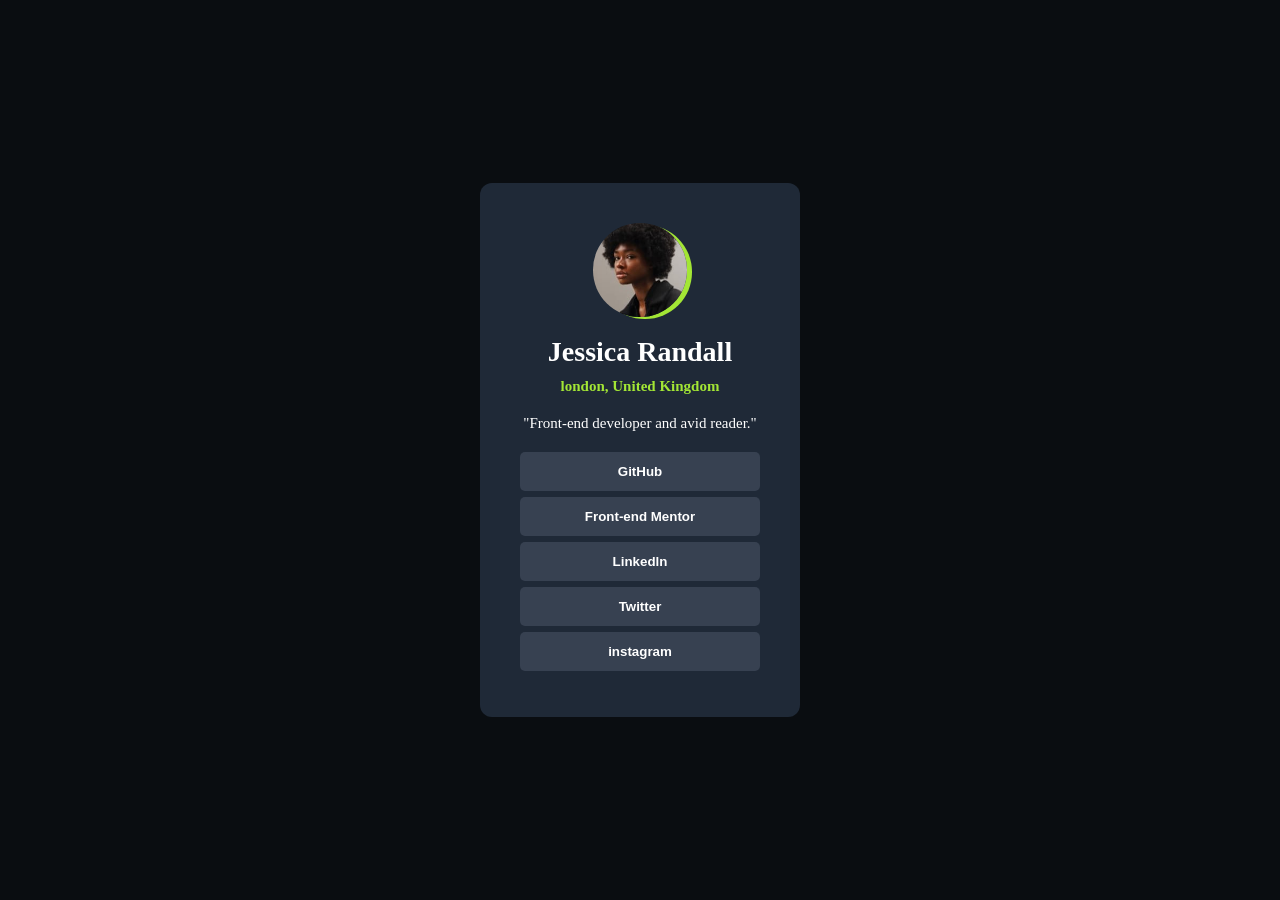
<file: index.html>
<!DOCTYPE html>
<html lang="en">
<head>
    <meta charset="UTF-8">
    <meta name="viewport" content="width=device-width, initial-scale=1.0">
    <link rel="shortcut icon" href="images/favicon-32x32.png" type="image/x-icon">
    <link rel="stylesheet" href="style.css">
    <title>Perfil de links social</title>
</head>
<body>
    <main>
        <header>
            <img src="images/avatar-jessica.jpeg" alt="Imagem do perfil">
            <h1>Jessica Randall</h1>
            <h2>london, United Kingdom</h2>
            <p>"Front-end developer and avid reader."</p>
        </header>

        <nav class="social-link">
            <button>GitHub</button>
            <button>Front-end Mentor</button>
            <button>Linkedln</button>
            <button>Twitter</button>
            <button>instagram</button>
        </nav>
    </main>
</body>
</html>
</file>
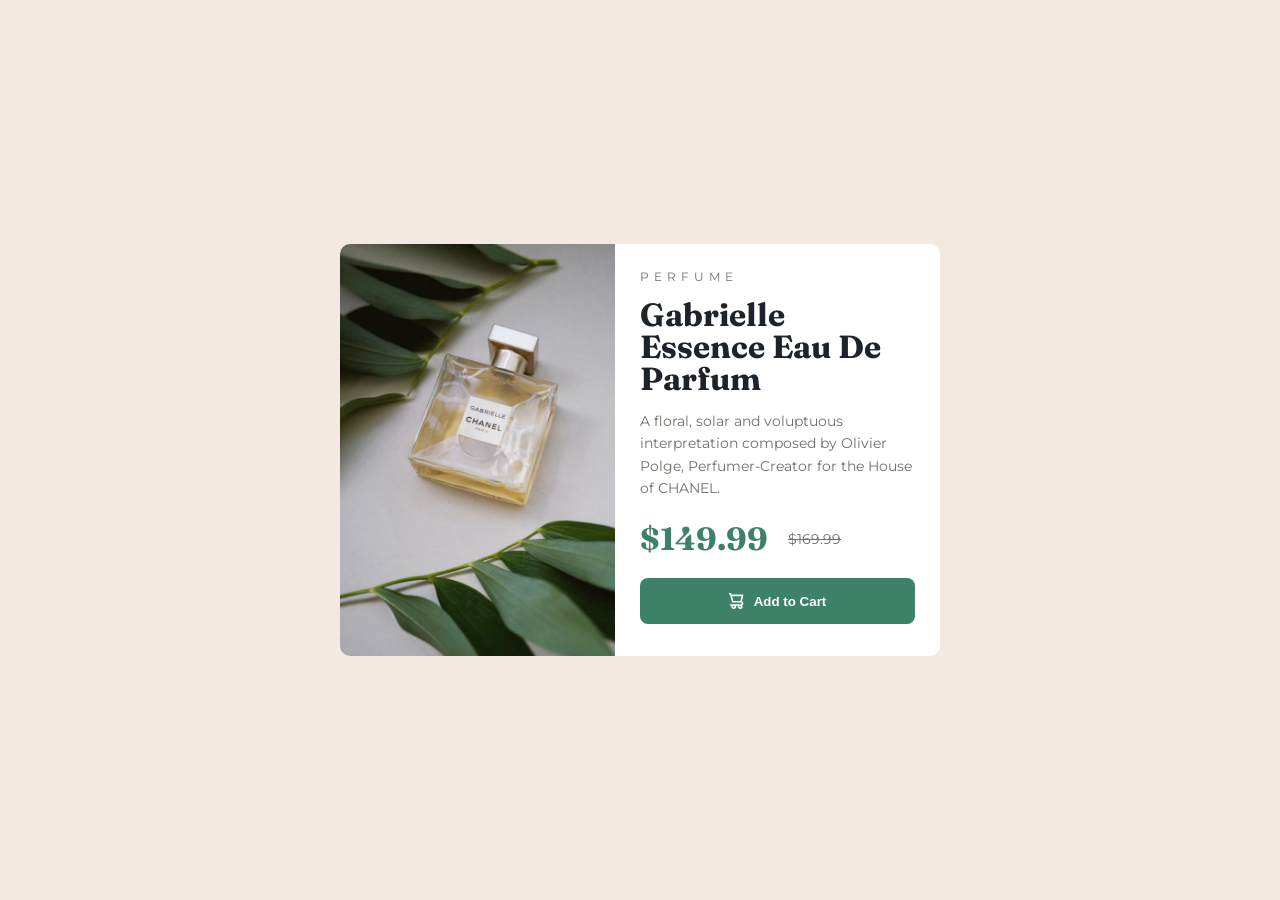
<file: product-preview-card-component-main/index.html>
<!DOCTYPE html>
<html lang="pt-br">
<head>
  <meta charset="UTF-8">
  <meta name="viewport" content="width=device-width, initial-scale=1.0">
  <link rel="icon" type="image/png" sizes="32x32" href="./images/favicon-32x32.png">
  <link rel="preconnect" href="https://fonts.googleapis.com">
  <link rel="preconnect" href="https://fonts.gstatic.com" crossorigin>
  <link href="https://fonts.googleapis.com/css2?family=Fraunces:opsz,wght@9..144,700&family=Montserrat:wght@500;700&display=swap" rel="stylesheet">
  <link rel="stylesheet" href="style.css">
  <title>Frontend Mentor | Product preview card component</title>
</head>
<body>
    <main class="card">
       <picture class="card__image">
            <source media="(min-width: 600px)" srcset="images/image-product-desktop.jpg">
            <img src="images/image-product-mobile.jpg" alt="Perfume Gabrielle Chanel">
       </picture>
       
       <section class="card__content">
            <p class="category">PERFUME</p>
            <h1>Gabrielle Essence Eau De Parfum</h1>
            <p class="description">
                A floral, solar and voluptuous interpretation composed by Olivier Polge, Perfumer-Creator for the House of CHANEL.
            </p>
            <div class="price">
                <h2 class="current-price">$149.99</h2>
                <span class="old-price"><del>$169.99</del></span>
            </div>
            <button class="btn-cart">
                <img src="images/icon-cart.svg" alt="">
                Add to Cart
            </button>
       </section>
    </main>
</body>
</html>
</file>
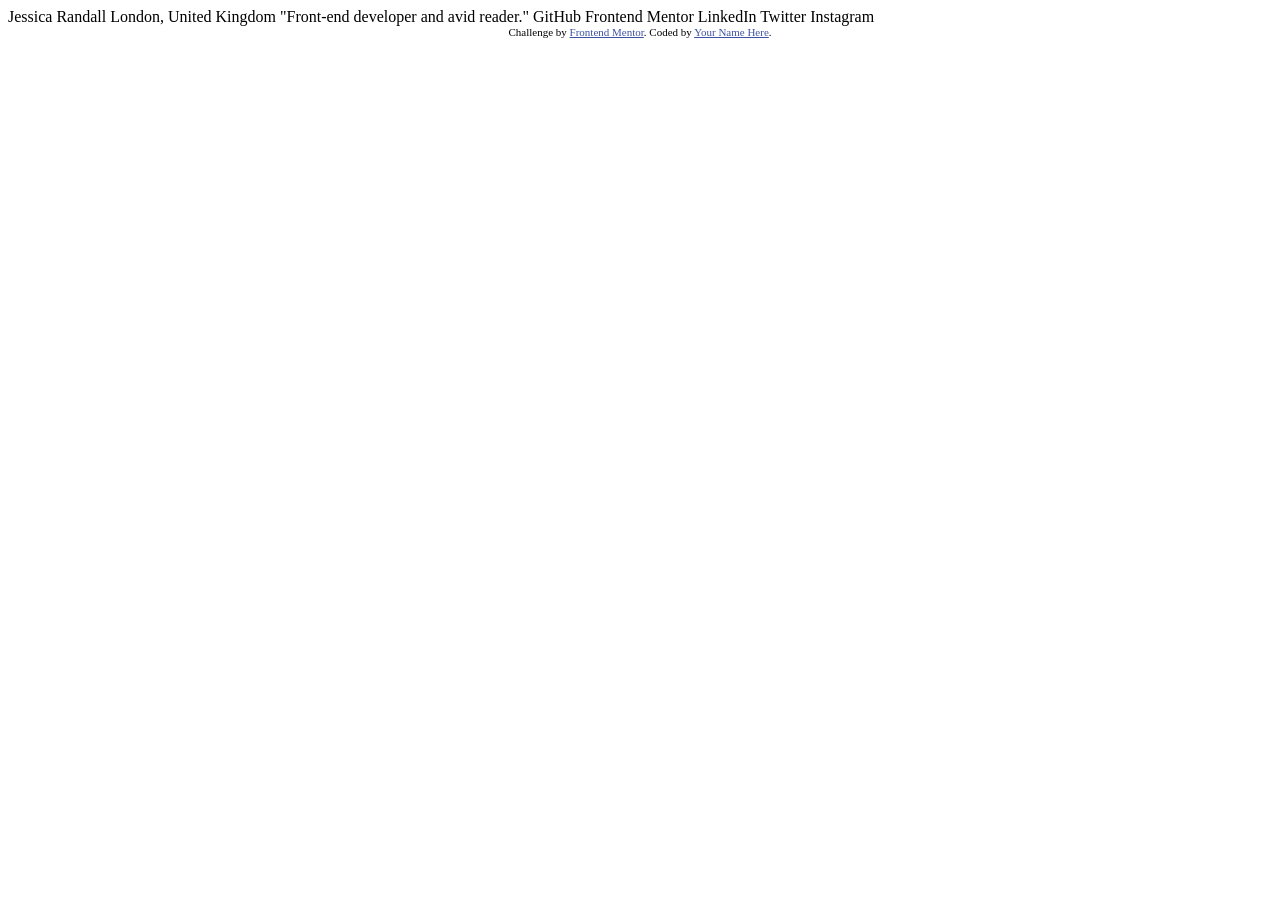
<file: social-links-profile-main/index.html>
<!DOCTYPE html>
<html lang="en">
<head>
  <meta charset="UTF-8">
  <meta name="viewport" content="width=device-width, initial-scale=1.0"> <!-- displays site properly based on user's device -->

  <link rel="icon" type="image/png" sizes="32x32" href="./assets/images/favicon-32x32.png">
  
  <title>Frontend Mentor | Social links profile</title>

  <!-- Feel free to remove these styles or customise in your own stylesheet 👍 -->
  <style>
    .attribution { font-size: 0.6875rem; text-align: center; }
    .attribution a { color: hsl(228, 45%, 44%); }
  </style>
</head>
<body>

  Jessica Randall
  London, United Kingdom
  "Front-end developer and avid reader."

  GitHub
  Frontend Mentor
  LinkedIn
  Twitter
  Instagram
  
  <footer class="attribution">
    Challenge by <a href="https://www.frontendmentor.io?ref=challenge">Frontend Mentor</a>. 
    Coded by <a href="#">Your Name Here</a>.
  </footer>
</body>
</html>
</file>
<file: style.css>
*{
    margin: 0;
    padding: 0;
    box-sizing: border-box;
}

body{
    background-color: #0a0d11;
    display: flex;
    justify-content: center;
    align-items: center;
    height: 100vh;
}

main{
    background-color: #1f2937;
    max-width: 348px;
    border-radius: 12px;
    padding: 40px;
    display: flex;
    flex-direction: column;
    align-items: center;
    text-align: center;
}

header img{
    width: 40%;
    border-radius: 50%;
    margin-bottom: 15px;
    box-shadow: 5px 2px #a3e635;
}

header h1{
    color: #ffffff;
    font-size: 28px;
    margin-bottom: 10px;
}

header h2{
    color: #a3e635;
    font-size: 15px;
    margin-bottom: 20px;
}

header p{
    color: #ffffff;
    font-size: 15px;
    margin-bottom: 20px;
}

.social-link{
    display: flex;
    flex-direction: column;
    align-items: center;
}

main .social-link button{
    width: 240px;
    padding: 12px 6px;
    margin-bottom: 6px;
    border: none;
    border-radius: 5px;
    background-color: #374151;
    color: #ffffff;
    transition: 0.8 ease;
    font-weight: 800;
}

main .social-link button:hover{
    background-color: #c4f82a;
    color: #0a0d11;
}
</file>
<file: product-preview-card-component-main/style.css>
/* Reset básico */
* {
    margin: 0;
    padding: 0;
    box-sizing: border-box;
}

:root {
    --dark-cyan: #3d8168;
    --deep-cyan: #1a4032;
    --cream: #f2eae2;
    --very-dark-blue: #1c232b;
    --dark-grayish-blue: #6c7269;
    --white: #ffffff;
}

body {
    font-size: 14px;
    font-family: 'Montserrat', sans-serif;
    background-color: var(--cream);
    display: flex;
    justify-content: center;
    align-items: center;
    min-height: 100vh;
    padding: 20px;
}

.card {
    background-color: var(--white);
    display: flex;
    flex-direction: column; /* Mobile first: um embaixo do outro */
    max-width: 340px;
    border-radius: 10px;
    overflow: hidden; /* Garante que a imagem respeite o border-radius */
}

.card__image img {
    width: 100%;
    display: block;
}

.card__content {
    padding: 25px;
}

.category {
    letter-spacing: 5px;
    color: var(--dark-grayish-blue);
    font-size: 12px;
    margin-bottom: 15px;
}

h1 {
    font-family: 'Fraunces', serif;
    color: var(--very-dark-blue);
    font-size: 32px;
    line-height: 1;
    margin-bottom: 15px;
}

.description {
    color: var(--dark-grayish-blue);
    line-height: 1.6;
    margin-bottom: 20px;
}

.price {
    display: flex;
    align-items: center;
    gap: 20px;
    margin-bottom: 20px;
}

.current-price {
    font-family: 'Fraunces', serif;
    color: var(--dark-cyan);
    font-size: 32px;
}

.old-price {
    color: var(--dark-grayish-blue);
    text-decoration: line-through;
}

.btn-cart {
    width: 100%;
    background-color: var(--dark-cyan);
    color: var(--white);
    border: none;
    padding: 15px;
    border-radius: 8px;
    font-weight: 700;
    cursor: pointer;
    display: flex;
    justify-content: center;
    align-items: center;
    gap: 10px;
    transition: background 0.3s;
}

.btn-cart:hover {
    background-color: var(--deep-cyan);
}

/* Responsividade para Desktop */
@media (min-width: 600px) {
    .card {
        flex-direction: row; /* Lado a lado */
        max-width: 600px;
    }

    .card__image, .card__content {
        flex: 1; /* Divide o espaço igualmente (50% cada) */
    }

    .card__image img {
        height: 100%;
        object-fit: cover; /* Ajusta a imagem sem distorcer */
    }
}
</file>
